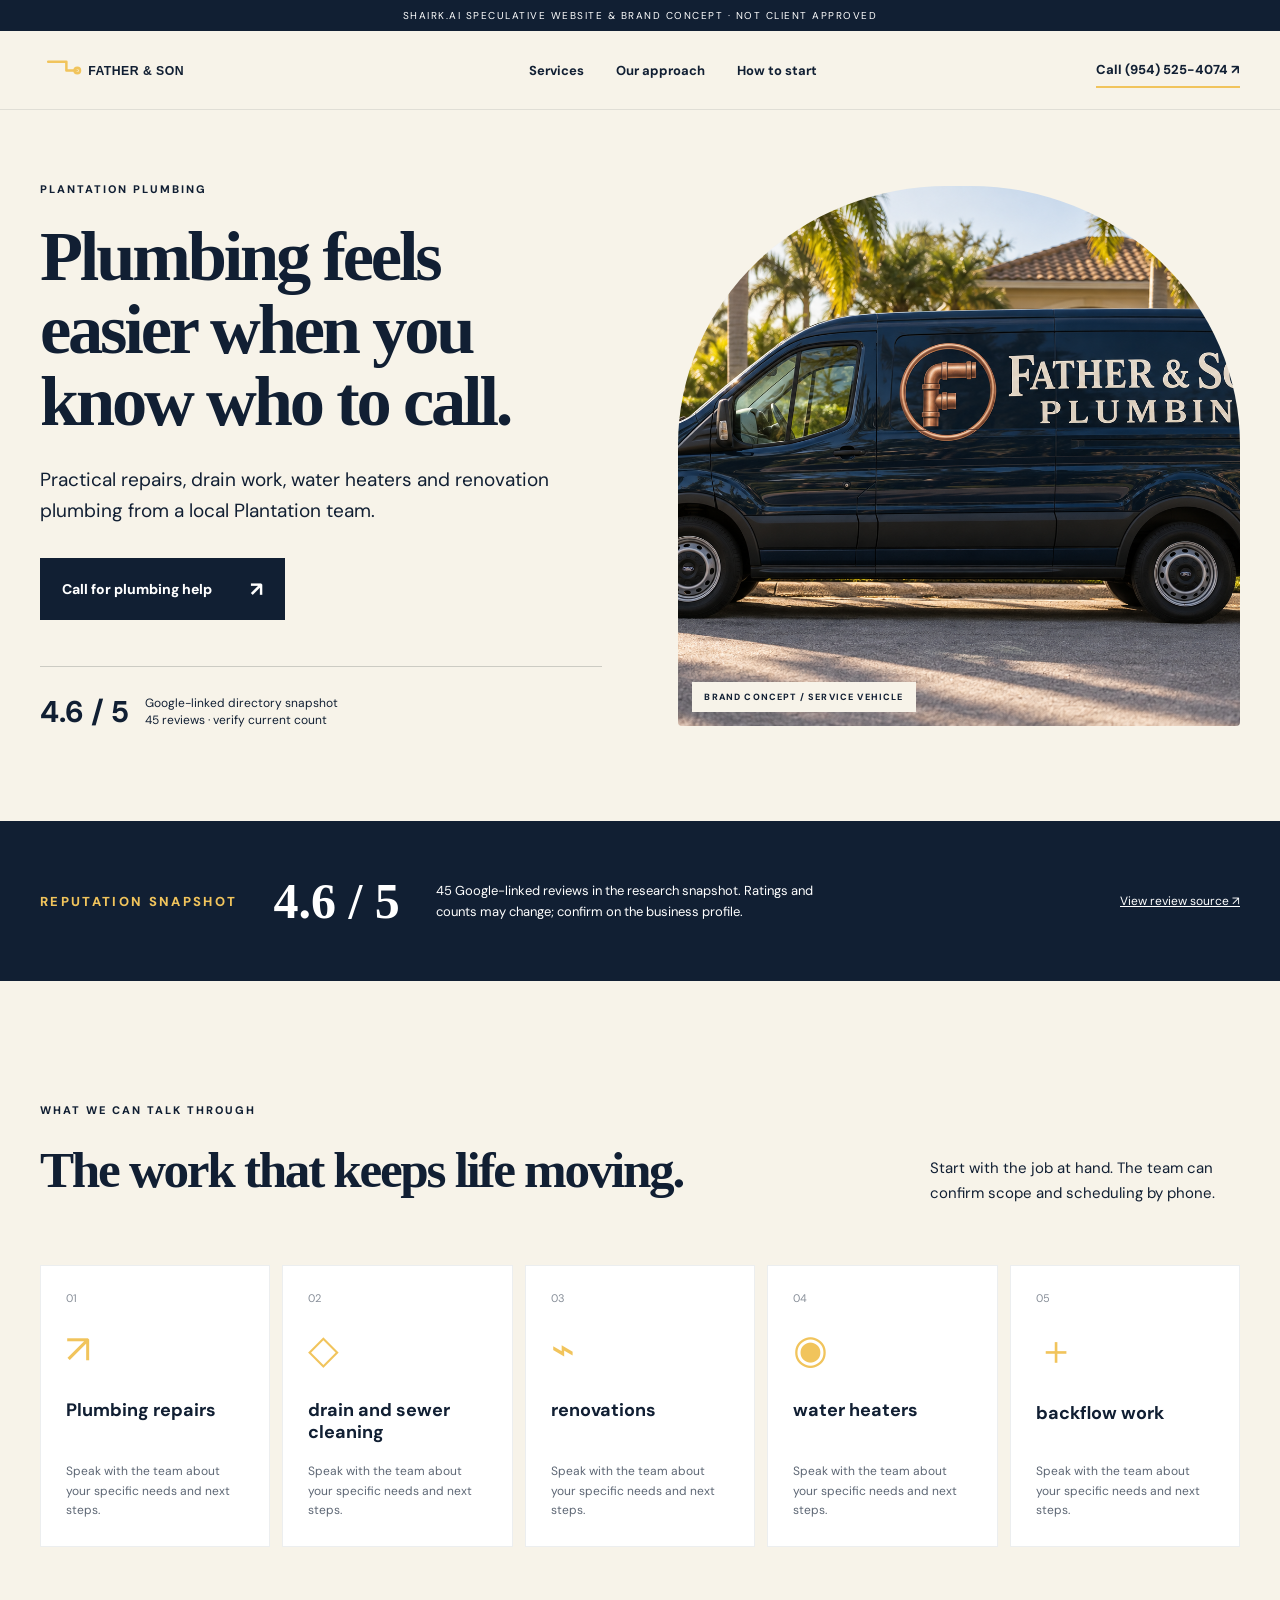
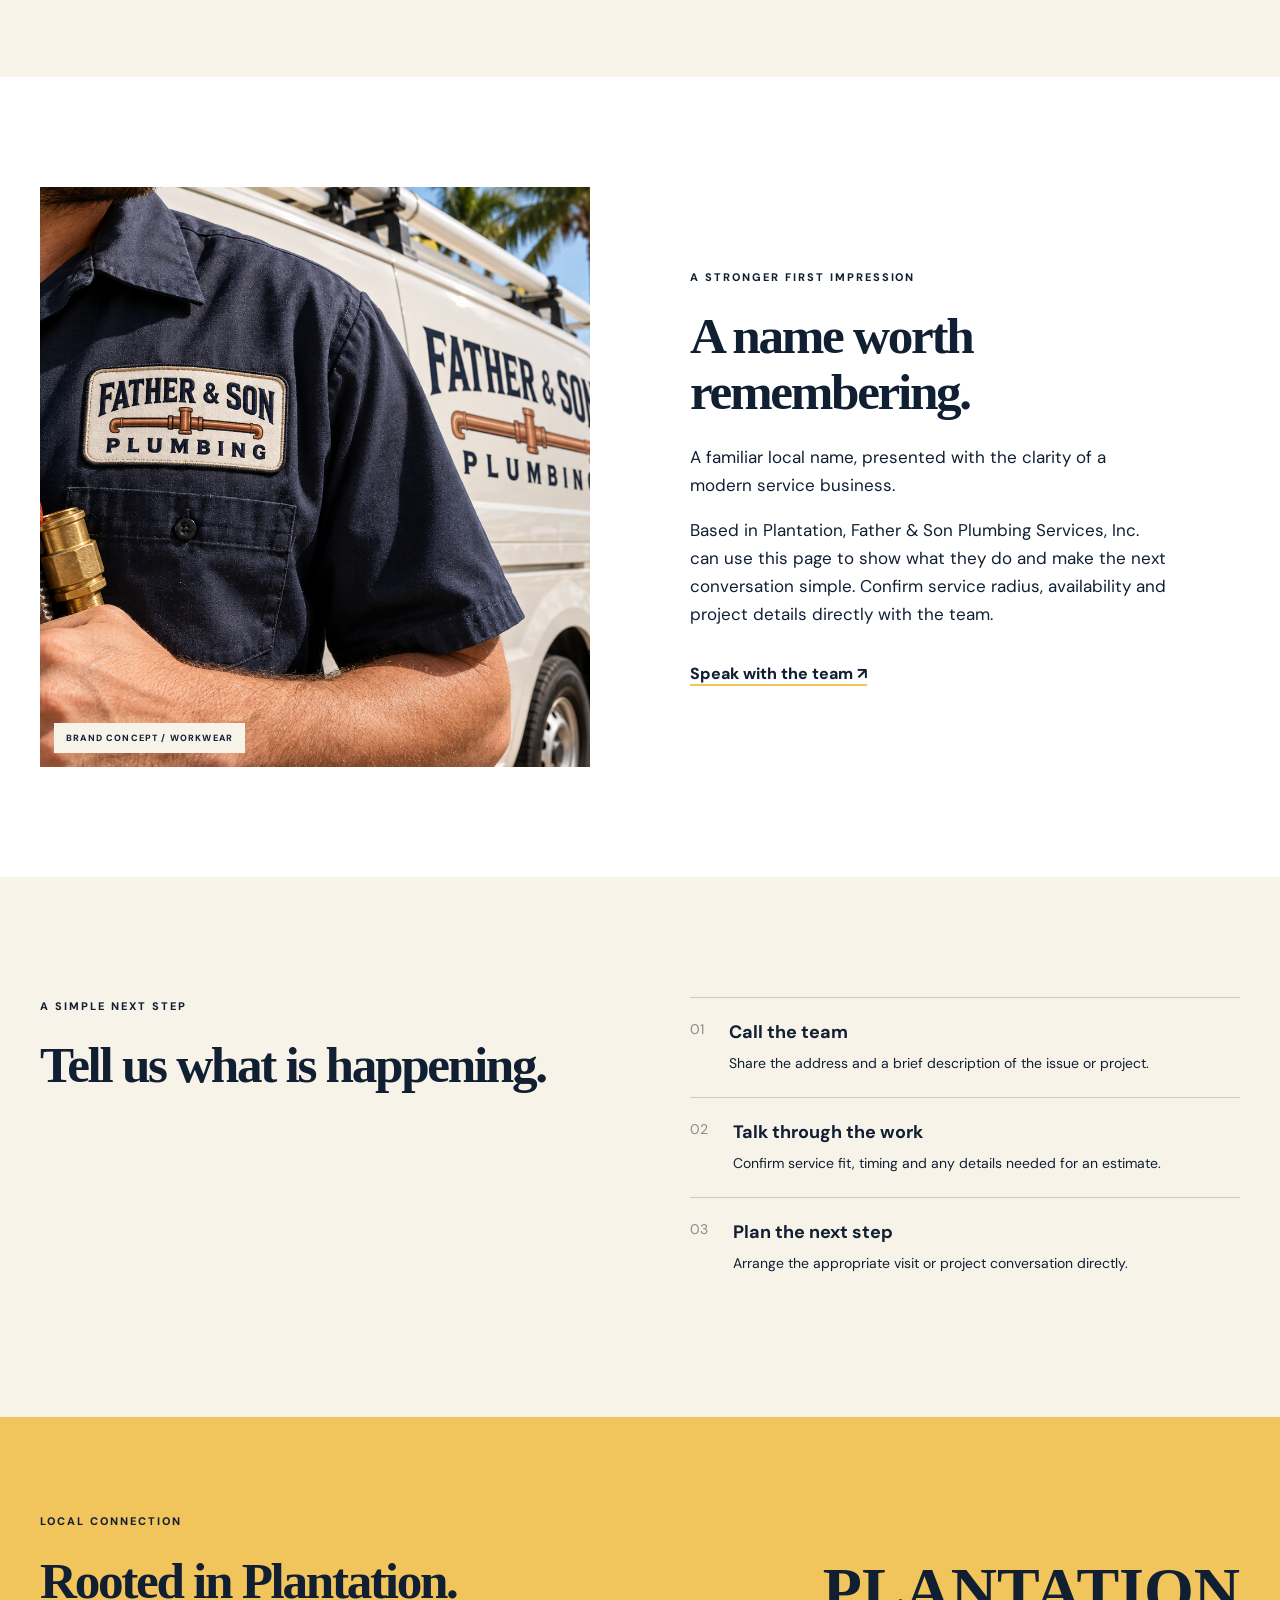
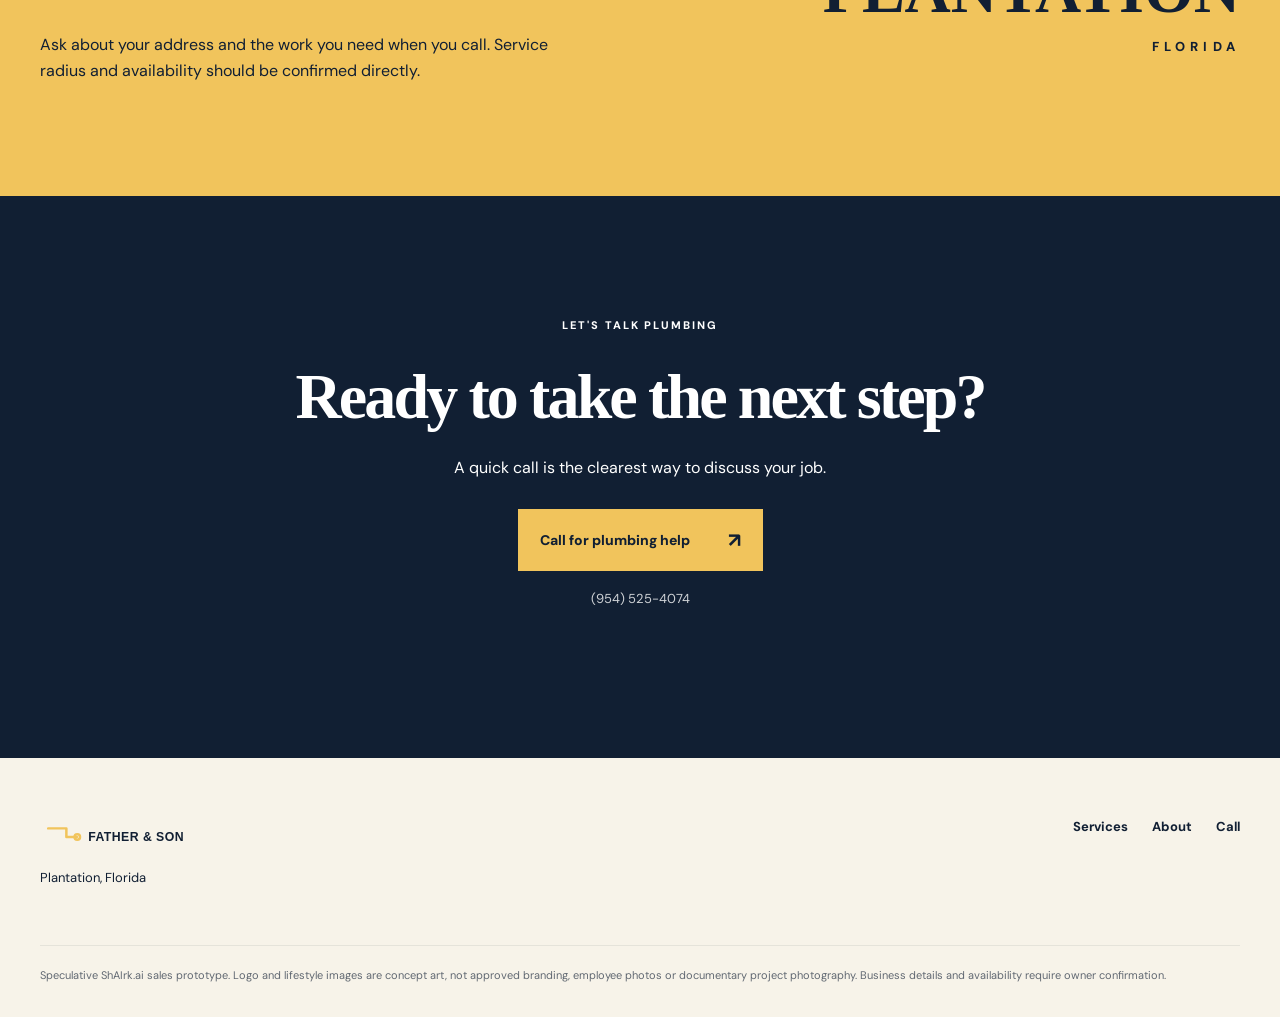
<file: index.html>
<!doctype html><html lang="en"><head><meta charset="utf-8"><meta name="viewport" content="width=device-width,initial-scale=1"><meta name="theme-color" content="#111f33"><meta name="description" content="Concept landing page for Father &amp; Son Plumbing Services, Inc.: explore plumbing services and call (954) 525-4074."><title>Father &amp; Son Plumbing Services, Inc. | Plumbing in Plantation</title><link rel="icon" href="assets/favicon.svg" type="image/svg+xml"><link rel="stylesheet" href="styles.css"></head>
    <body class="style-0"><div class="concept-ribbon">SHAIRK.AI SPECULATIVE WEBSITE & BRAND CONCEPT · NOT CLIENT APPROVED</div><header class="site-header"><div class="wrap nav"><a class="brand" href="#top" aria-label="Father &amp; Son Plumbing Services, Inc. home"><img src="assets/logo-concept-a.svg" alt="Father &amp; Son Plumbing Services, Inc. concept logo"></a><nav aria-label="Main navigation"><a href="#services">Services</a><a href="#about">Our approach</a><a href="#process">How to start</a></nav><a class="nav-call" href="tel:+19545254074">Call (954) 525-4074 ↗</a></div></header><main id="top"><section class="hero wrap"><div class="hero-copy"><p class="eyebrow">PLANTATION PLUMBING</p><h1>Plumbing feels easier when you know who to call.</h1><p class="lead">Practical repairs, drain work, water heaters and renovation plumbing from a local Plantation team.</p><a class="button" href="tel:+19545254074">Call for plumbing help <span>↗</span></a><div class="rating"><strong>4.6 / 5</strong><span>Google-linked directory snapshot<br>45 reviews · verify current count</span></div></div><div class="hero-media"><img src="assets/brand-vehicle.png" alt="Speculative branded service vehicle concept" loading="eager"><div class="caption">BRAND CONCEPT / SERVICE VEHICLE</div></div></section><section class="review-band" aria-label="Reputation snapshot"><div class="wrap review-inner"><p class="eyebrow">REPUTATION SNAPSHOT</p><strong>4.6 / 5</strong><p>45 Google-linked reviews in the research snapshot. Ratings and counts may change; confirm on the business profile.</p><a href="https://reviews.birdeye.com/father-son-plumbing-services-inc-166566317109214" target="_blank" rel="noopener noreferrer">View review source ↗</a></div></section><section class="services wrap" id="services"><div class="section-heading"><div><p class="eyebrow">WHAT WE CAN TALK THROUGH</p><h2>The work that keeps life moving.</h2></div><p>Start with the job at hand. The team can confirm scope and scheduling by phone.</p></div><div class="service-grid"><article class="service-card"><span class="service-index">01</span><span class="service-symbol" aria-hidden="true">↗</span><h3>Plumbing repairs</h3><p>Speak with the team about your specific needs and next steps.</p></article><article class="service-card"><span class="service-index">02</span><span class="service-symbol" aria-hidden="true">◇</span><h3>drain and sewer cleaning</h3><p>Speak with the team about your specific needs and next steps.</p></article><article class="service-card"><span class="service-index">03</span><span class="service-symbol" aria-hidden="true">⌁</span><h3>renovations</h3><p>Speak with the team about your specific needs and next steps.</p></article><article class="service-card"><span class="service-index">04</span><span class="service-symbol" aria-hidden="true">◉</span><h3>water heaters</h3><p>Speak with the team about your specific needs and next steps.</p></article><article class="service-card"><span class="service-index">05</span><span class="service-symbol" aria-hidden="true">＋</span><h3>backflow work</h3><p>Speak with the team about your specific needs and next steps.</p></article></div></section>
    <section class="story" id="about"><div class="wrap story-grid"><div class="story-media"><img src="assets/brand-workwear.png" alt="Speculative branded workwear concept" loading="lazy"><span class="caption">BRAND CONCEPT / WORKWEAR</span></div><div class="story-copy"><p class="eyebrow">A STRONGER FIRST IMPRESSION</p><h2>A name worth remembering.</h2><p>A familiar local name, presented with the clarity of a modern service business.</p><p>Based in Plantation, Father &amp; Son Plumbing Services, Inc. can use this page to show what they do and make the next conversation simple. Confirm service radius, availability and project details directly with the team.</p><a class="text-link" href="tel:+19545254074">Speak with the team ↗</a></div></div></section>
    <section class="process wrap" id="process"><div><p class="eyebrow">A SIMPLE NEXT STEP</p><h2>Tell us what is happening.</h2></div><ol><li><span>01</span><div><strong>Call the team</strong><p>Share the address and a brief description of the issue or project.</p></div></li><li><span>02</span><div><strong>Talk through the work</strong><p>Confirm service fit, timing and any details needed for an estimate.</p></div></li><li><span>03</span><div><strong>Plan the next step</strong><p>Arrange the appropriate visit or project conversation directly.</p></div></li></ol></section><section class="area" id="area"><div class="wrap area-inner"><div><p class="eyebrow">LOCAL CONNECTION</p><h2>Rooted in Plantation.</h2><p>Ask about your address and the work you need when you call. Service radius and availability should be confirmed directly.</p></div><div class="area-mark">PLANTATION<span>FLORIDA</span></div></div></section><section class="final-cta"><div class="wrap"><p class="eyebrow">LET'S TALK PLUMBING</p><h2>Ready to take the next step?</h2><p>A quick call is the clearest way to discuss your job.</p><a class="button" href="tel:+19545254074">Call for plumbing help <span>↗</span></a><p class="phone-print">(954) 525-4074</p></div></section></main><footer><div class="wrap footer-grid"><div><img src="assets/logo-concept-a.svg" alt="Father &amp; Son Plumbing Services, Inc. concept logo"><p>Plantation, Florida</p></div><div><a href="#services">Services</a><a href="#about">About</a><a href="tel:+19545254074">Call</a></div></div><p class="disclaimer wrap">Speculative ShAIrk.ai sales prototype. Logo and lifestyle images are concept art, not approved branding, employee photos or documentary project photography. Business details and availability require owner confirmation.</p></footer><a class="mobile-call" href="tel:+19545254074">Call for plumbing help ↗</a></body></html>
</file>
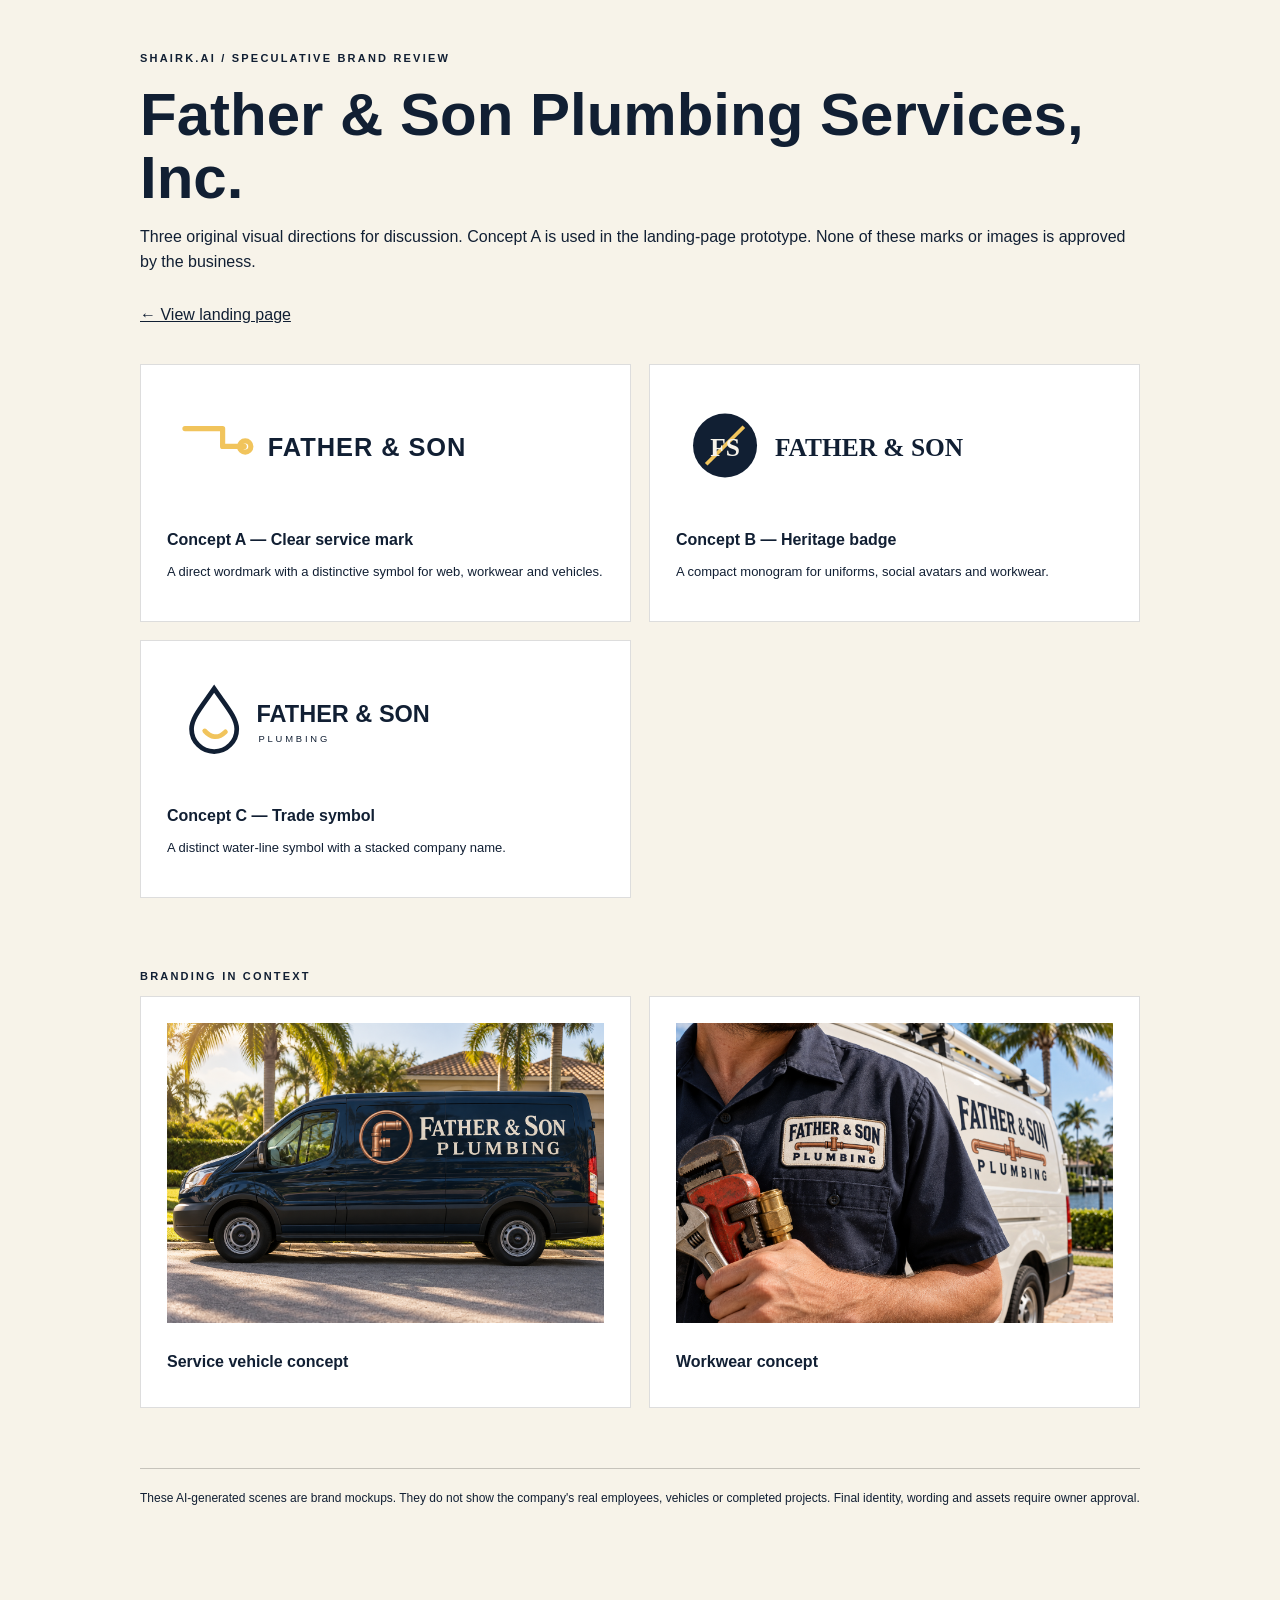
<file: logo-review.html>
<!doctype html><html lang="en"><head><meta charset="utf-8"><meta name="viewport" content="width=device-width,initial-scale=1"><title>Father &amp; Son Plumbing Services, Inc. | Brand concept review</title><style>body{margin:0;background:#f7f3e9;color:#111f33;font-family:Arial,sans-serif}main{width:min(1000px,calc(100% - 36px));margin:50px auto 100px}.eyebrow{font-size:11px;letter-spacing:.2em;font-weight:bold}h1{font-size:clamp(34px,5vw,60px);line-height:1.05;margin:16px 0}p{line-height:1.55}a{color:inherit}.back{display:inline-block;margin:15px 0 40px}.grid{display:grid;grid-template-columns:1fr 1fr;gap:18px}.card{background:white;padding:26px;border:1px solid #0002}.card img{width:100%;height:110px;object-fit:contain;object-position:left}.card h2{font-size:16px;margin:26px 0 10px}.card p{font-size:13px}.card img.concept-photo{width:100%;height:300px;object-fit:cover}.photos{margin-top:70px}.note{font-size:12px;border-top:1px solid #0003;padding-top:20px;margin-top:60px}@media(max-width:700px){.grid{grid-template-columns:1fr}}</style></head><body><main><p class="eyebrow">SHAIRK.AI / SPECULATIVE BRAND REVIEW</p><h1>Father &amp; Son Plumbing Services, Inc.</h1><p>Three original visual directions for discussion. Concept A is used in the landing-page prototype. None of these marks or images is approved by the business.</p><a class="back" href="/">← View landing page</a><div class="grid"><article class="card"><img src="assets/logo-concept-a.svg" alt="Clean professional wordmark"><h2>Concept A — Clear service mark</h2><p>A direct wordmark with a distinctive symbol for web, workwear and vehicles.</p></article><article class="card"><img src="assets/logo-concept-b.svg" alt="Monogram badge"><h2>Concept B — Heritage badge</h2><p>A compact monogram for uniforms, social avatars and workwear.</p></article><article class="card"><img src="assets/logo-concept-c.svg" alt="Water drop trade icon"><h2>Concept C — Trade symbol</h2><p>A distinct water-line symbol with a stacked company name.</p></article></div><div class="photos"><p class="eyebrow">BRANDING IN CONTEXT</p><div class="grid"><article class="card"><img class="concept-photo" src="assets/brand-vehicle.png" alt="Speculative branded service vehicle concept"><h2>Service vehicle concept</h2></article><article class="card"><img class="concept-photo" src="assets/brand-workwear.png" alt="Speculative branded workwear concept"><h2>Workwear concept</h2></article></div></div><p class="note">These AI-generated scenes are brand mockups. They do not show the company's real employees, vehicles or completed projects. Final identity, wording and assets require owner approval.</p></main></body></html>
</file>
<file: styles.css>
@import url('https://fonts.googleapis.com/css2?family=DM+Sans:wght@400;500;600;700;800&family=Manrope:wght@400;500;600;700;800&display=swap');
    :root{--ink:#111f33;--accent:#f1c45c;--paper:#f7f3e9;--font-head:Georgia;--font-body:'DM Sans',Arial,sans-serif}*{box-sizing:border-box}html{scroll-behavior:smooth}body{margin:0;color:var(--ink);background:var(--paper);font-family:var(--font-body)}a{color:inherit;text-decoration:none}img{display:block;max-width:100%}.wrap{width:min(1200px,calc(100% - 48px));margin:auto}.concept-ribbon{background:var(--ink);color:white;text-align:center;font-size:10px;letter-spacing:.15em;padding:9px 15px}.site-header{background:var(--paper);border-bottom:1px solid rgba(20,40,50,.1);position:sticky;top:0;z-index:20;backdrop-filter:blur(16px)}.nav{display:flex;align-items:center;justify-content:space-between;gap:28px;min-height:78px}.brand img{width:210px;max-height:52px}nav{display:flex;gap:32px;font-size:13px;font-weight:700}nav a:hover,.text-link:hover{text-decoration:underline}.nav-call{font-size:13px;font-weight:800;border-bottom:2px solid var(--accent);padding:8px 0;white-space:nowrap}.eyebrow{font-size:11px;letter-spacing:.18em;font-weight:800;text-transform:uppercase;margin:0 0 22px}h1,h2,h3,p{margin-top:0}h1,h2{font-family:var(--font-head);letter-spacing:-.045em}h1{font-size:clamp(48px,5.5vw,86px);line-height:1.03;margin:0 0 26px}h2{font-size:clamp(38px,4vw,60px);line-height:1.08;margin:0 0 24px}h3{font-size:21px;line-height:1.25}p{line-height:1.65}.hero{display:grid;grid-template-columns:1fr 1fr;gap:clamp(40px,6vw,90px);align-items:center;min-height:690px;padding-top:70px;padding-bottom:90px}.hero-copy{max-width:600px}.hero-copy .lead{font-size:19px;max-width:540px;margin-bottom:32px}.button{display:inline-flex;align-items:center;justify-content:space-between;gap:38px;background:var(--ink);color:white;font-weight:800;font-size:14px;padding:18px 22px;min-width:245px;transition:transform .2s,background .2s}.button:hover{transform:translateY(-3px);background:#263e50}.button span{font-size:20px}.hero-media{position:relative;min-width:0}.hero-media img{width:100%;height:540px;object-fit:cover}.caption{position:absolute;bottom:14px;left:14px;background:var(--paper);padding:9px 12px;font-size:9px;letter-spacing:.13em;font-weight:800}.rating{display:flex;gap:16px;align-items:center;margin-top:46px;padding-top:25px;border-top:1px solid rgba(30,40,40,.2)}.rating strong{font-size:30px;white-space:nowrap}.rating span{font-size:12px;line-height:1.4}.hero-stamp{position:absolute;right:-20px;bottom:-20px;background:var(--accent);width:140px;height:140px;border-radius:50%;display:grid;place-content:center;text-align:center;font-size:15px;font-weight:800;transform:rotate(10deg)}.review-band{background:var(--ink);color:white}.review-inner{display:flex;align-items:center;gap:36px;min-height:160px}.review-inner .eyebrow{margin:0;min-width:160px;color:var(--accent)}.review-inner strong{font-size:50px;font-family:var(--font-head);white-space:nowrap}.review-inner p{font-size:13px;max-width:390px;margin:0}.review-inner a{font-size:12px;text-decoration:underline;margin-left:auto;white-space:nowrap}.services{padding-top:120px;padding-bottom:130px}.section-heading{display:flex;justify-content:space-between;align-items:end;gap:40px;margin-bottom:44px}.section-heading>p{max-width:310px;font-size:15px}.service-grid{display:grid;grid-template-columns:repeat(5,1fr);gap:12px}.service-card{background:white;min-height:265px;padding:25px;display:flex;flex-direction:column;border:1px solid rgba(20,40,50,.08)}.service-index{font-size:11px;opacity:.5}.service-symbol{font-size:40px;color:var(--accent);margin:18px 0 24px}.service-card h3{font-size:18px;flex:1}.service-card p{font-size:12px;margin:0;opacity:.68}.story{background:white;padding:110px 0}.story-grid{display:grid;grid-template-columns:1fr 1fr;align-items:center;gap:100px}.story-media{position:relative}.story-media img{width:100%;height:580px;object-fit:cover}.story-copy{max-width:480px}.story-copy p:not(.eyebrow){font-size:17px}.text-link{display:inline-block;border-bottom:2px solid var(--accent);font-weight:800;margin-top:18px}.process{display:grid;grid-template-columns:1fr 1fr;gap:100px;padding-top:120px;padding-bottom:120px}.process ol{padding:0;margin:0;list-style:none}.process li{display:flex;gap:25px;padding:22px 0;border-top:1px solid rgba(20,40,50,.2)}.process li span{color:#8b8b8b;font-size:14px}.process li strong{font-size:18px}.process li p{font-size:14px;margin:8px 0 0}.area{background:var(--accent);padding:95px 0}.area-inner{display:flex;justify-content:space-between;align-items:center;gap:50px}.area-inner>div:first-child{max-width:540px}.area-mark{font-family:var(--font-head);font-size:clamp(35px,5vw,78px);font-weight:bold;line-height:1;text-align:right}.area-mark span{display:block;font:800 13px var(--font-body);letter-spacing:.4em;margin-top:15px}.final-cta{background:var(--ink);color:white;text-align:center;padding:120px 0}.final-cta h2{font-size:clamp(45px,5vw,75px)}.final-cta p{margin-bottom:28px}.final-cta .button{background:var(--accent);color:var(--ink)}.phone-print{font-size:13px;margin-top:17px;opacity:.8}footer{background:var(--paper);padding:60px 0 32px}.footer-grid{display:flex;justify-content:space-between;align-items:start}.footer-grid img{width:210px}.footer-grid p{font-size:13px;margin:12px 0}.footer-grid>div:last-child{display:flex;gap:24px;font-size:13px;font-weight:700}.disclaimer{border-top:1px solid rgba(20,40,50,.12);padding-top:20px;margin-top:45px;font-size:11px;opacity:.65}.mobile-call{display:none}
    .style-0 .hero-media img,.style-5 .hero-media img{border-radius:48% 48% 4px 4px}.style-1{background:#eaf6f5}.style-1 .hero{grid-template-columns:1.08fr .92fr}.style-1 .hero-media img{border-radius:4px 120px 4px 4px}.style-2 .hero{grid-template-columns:1.15fr .85fr}.style-2 .hero-media img{height:600px;clip-path:polygon(0 0,100% 0,100% 90%,8% 100%)}.style-3 .hero{background:var(--ink);color:white;width:100%;padding-left:max(24px,calc((100vw - 1200px)/2));padding-right:max(24px,calc((100vw - 1200px)/2))}.style-3 .hero .button{background:var(--accent);color:var(--ink)}.style-3 .hero-media img{border:14px solid white;transform:rotate(2deg)}.style-4 .hero-media img{border-radius:220px 220px 0 0}.style-4 .hero{grid-template-columns:.9fr 1.1fr}.style-5 .hero{grid-template-columns:1.05fr .95fr}.style-5 .hero-media img{border-radius:50% 50% 0 0}.style-6 .hero-media img{border-radius:50% 50% 8px 8px}.style-6 .services{background:var(--ink);color:white;width:100%;padding-left:max(24px,calc((100vw - 1200px)/2));padding-right:max(24px,calc((100vw - 1200px)/2))}.style-6 .service-card{color:var(--ink)}.style-7 .hero{grid-template-columns:1fr 1.1fr}.style-7 .hero-media img{border-radius:14px;box-shadow:20px 20px 0 var(--accent)}.style-8 .hero{background:var(--accent);width:100%;padding-left:max(24px,calc((100vw - 1200px)/2));padding-right:max(24px,calc((100vw - 1200px)/2))}.style-8 .hero-media img{border-radius:50%}.style-9 .hero-media img{border-radius:180px 180px 18px 18px}.style-9 .hero{grid-template-columns:1fr .85fr}.alternate .story-grid{direction:rtl}.alternate .story-grid>*{direction:ltr}.process-alt{grid-template-columns:.8fr 1.2fr}.process-alt li{background:white;margin-bottom:8px;padding:24px;border:0}
    @media(max-width:950px){nav{display:none}.service-grid{grid-template-columns:repeat(3,1fr)}.story-grid{gap:50px}.review-inner{flex-wrap:wrap;padding:28px 0;gap:16px}.review-inner a{margin-left:0}}
    @media(max-width:700px){.wrap{width:min(100% - 32px,560px)}.concept-ribbon{font-size:8px}.nav{min-height:68px}.brand img{width:150px}.nav-call{display:none}.hero,.style-1 .hero,.style-2 .hero,.style-3 .hero,.style-4 .hero,.style-5 .hero,.style-7 .hero,.style-8 .hero,.style-9 .hero{display:flex;flex-direction:column;align-items:stretch;gap:34px;min-height:0;padding-top:45px;padding-bottom:55px}.hero .hero-media{order:2}.hero .hero-copy{order:1}.hero-media img,.style-2 .hero-media img{height:350px}h1{font-size:clamp(42px,11vw,66px)}h2{font-size:38px}.hero-copy .lead{font-size:16px}.rating{margin-top:30px}.review-inner{display:grid;grid-template-columns:1fr 1fr}.review-inner .eyebrow{grid-column:span 2}.review-inner strong{font-size:40px}.review-inner p{font-size:11px}.review-inner a{grid-column:span 2}.services{padding-top:75px;padding-bottom:80px}.section-heading{display:block}.service-grid{grid-template-columns:1fr 1fr}.service-card{min-height:220px;padding:18px}.service-card h3{font-size:16px}.service-card p{font-size:11px}.story{padding:75px 0}.story-grid,.process{display:flex;flex-direction:column;gap:35px}.story-media img{height:360px}.process{padding-top:80px;padding-bottom:80px}.process ol{width:100%}.area{padding:65px 0}.area-inner{display:block}.area-mark{text-align:left;margin-top:40px}.final-cta{padding:85px 0}.footer-grid{display:block}.footer-grid>div:last-child{margin-top:25px}.mobile-call{display:block;position:fixed;bottom:0;left:0;width:100%;padding:17px;text-align:center;background:var(--accent);color:var(--ink);font-size:14px;font-weight:800;z-index:30;box-shadow:0 -4px 24px #0002}footer{padding-bottom:100px}}
    @media(max-width:420px){.service-grid{grid-template-columns:1fr}.service-card{min-height:170px}.hero-media img{height:290px}.hero-stamp{width:100px;height:100px;font-size:11px;right:0}}
    @media(prefers-reduced-motion:reduce){html{scroll-behavior:auto}.button{transition:none}}
</file>
